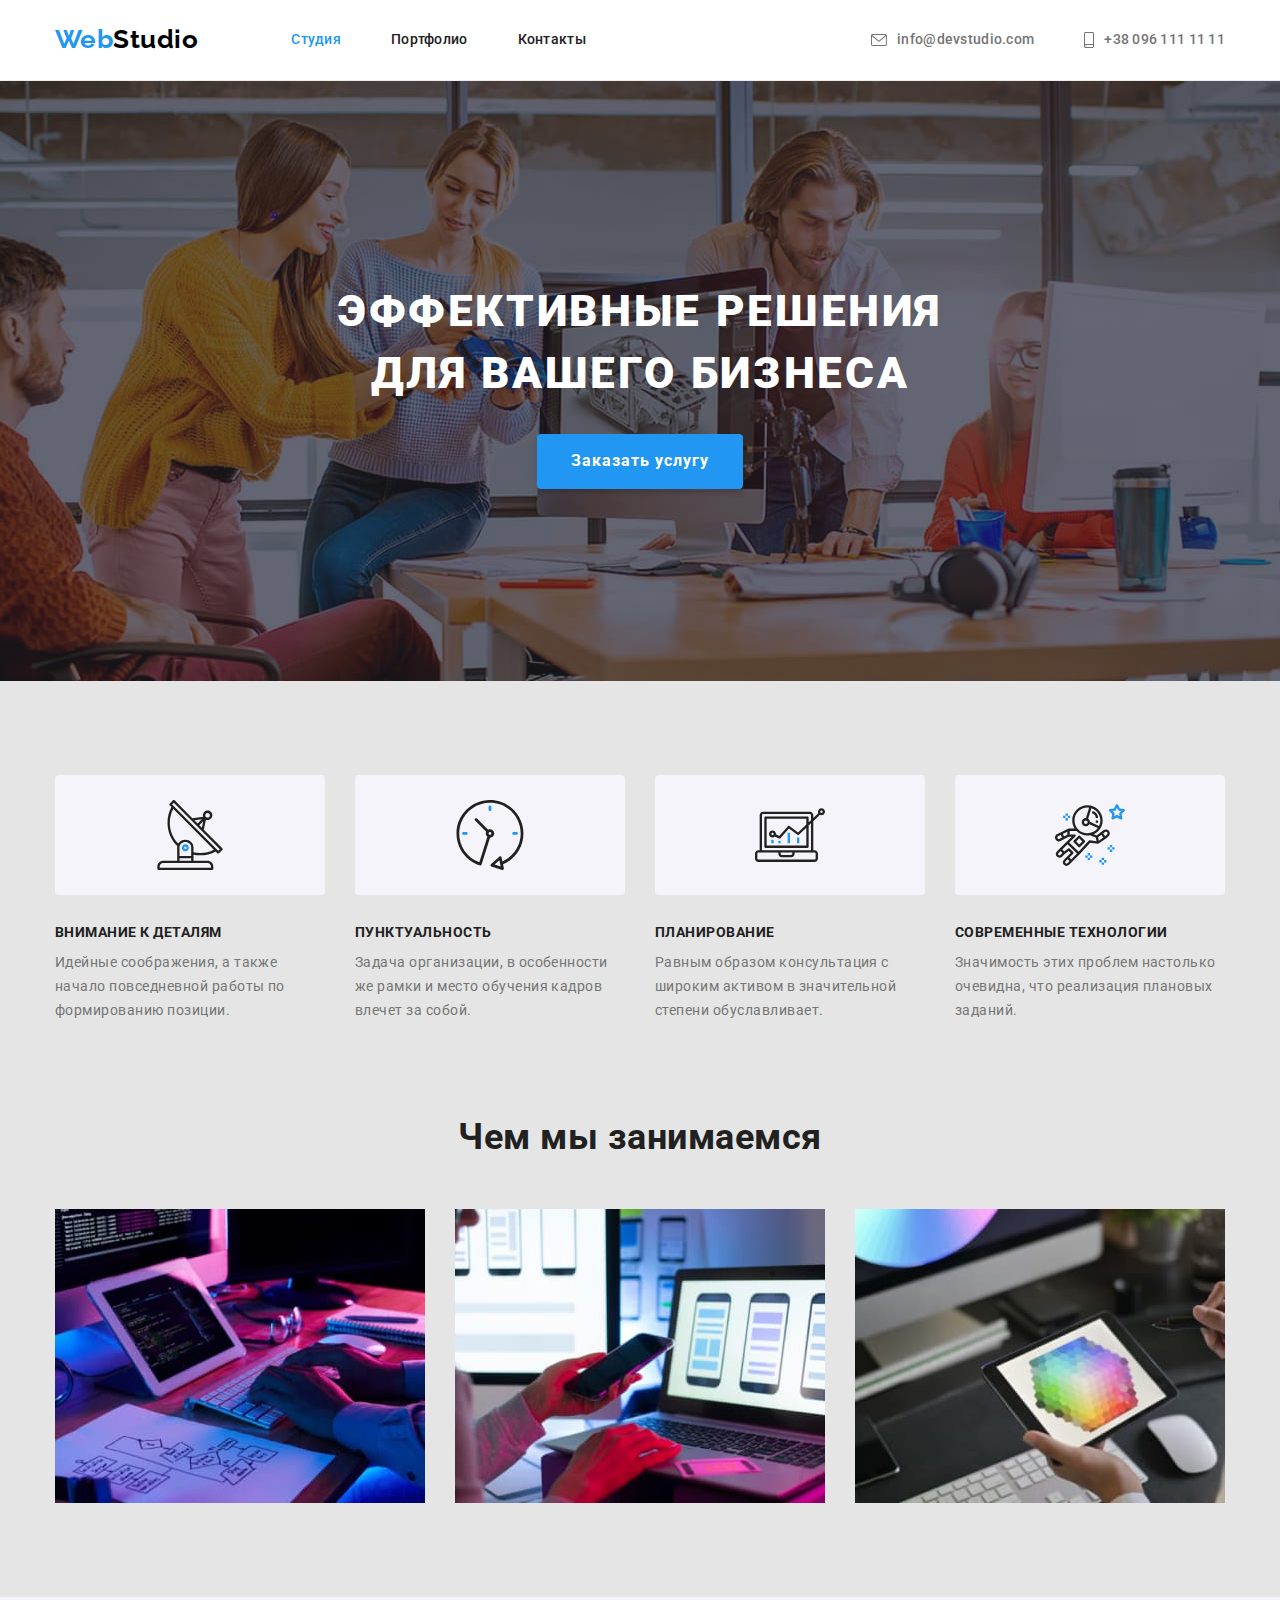
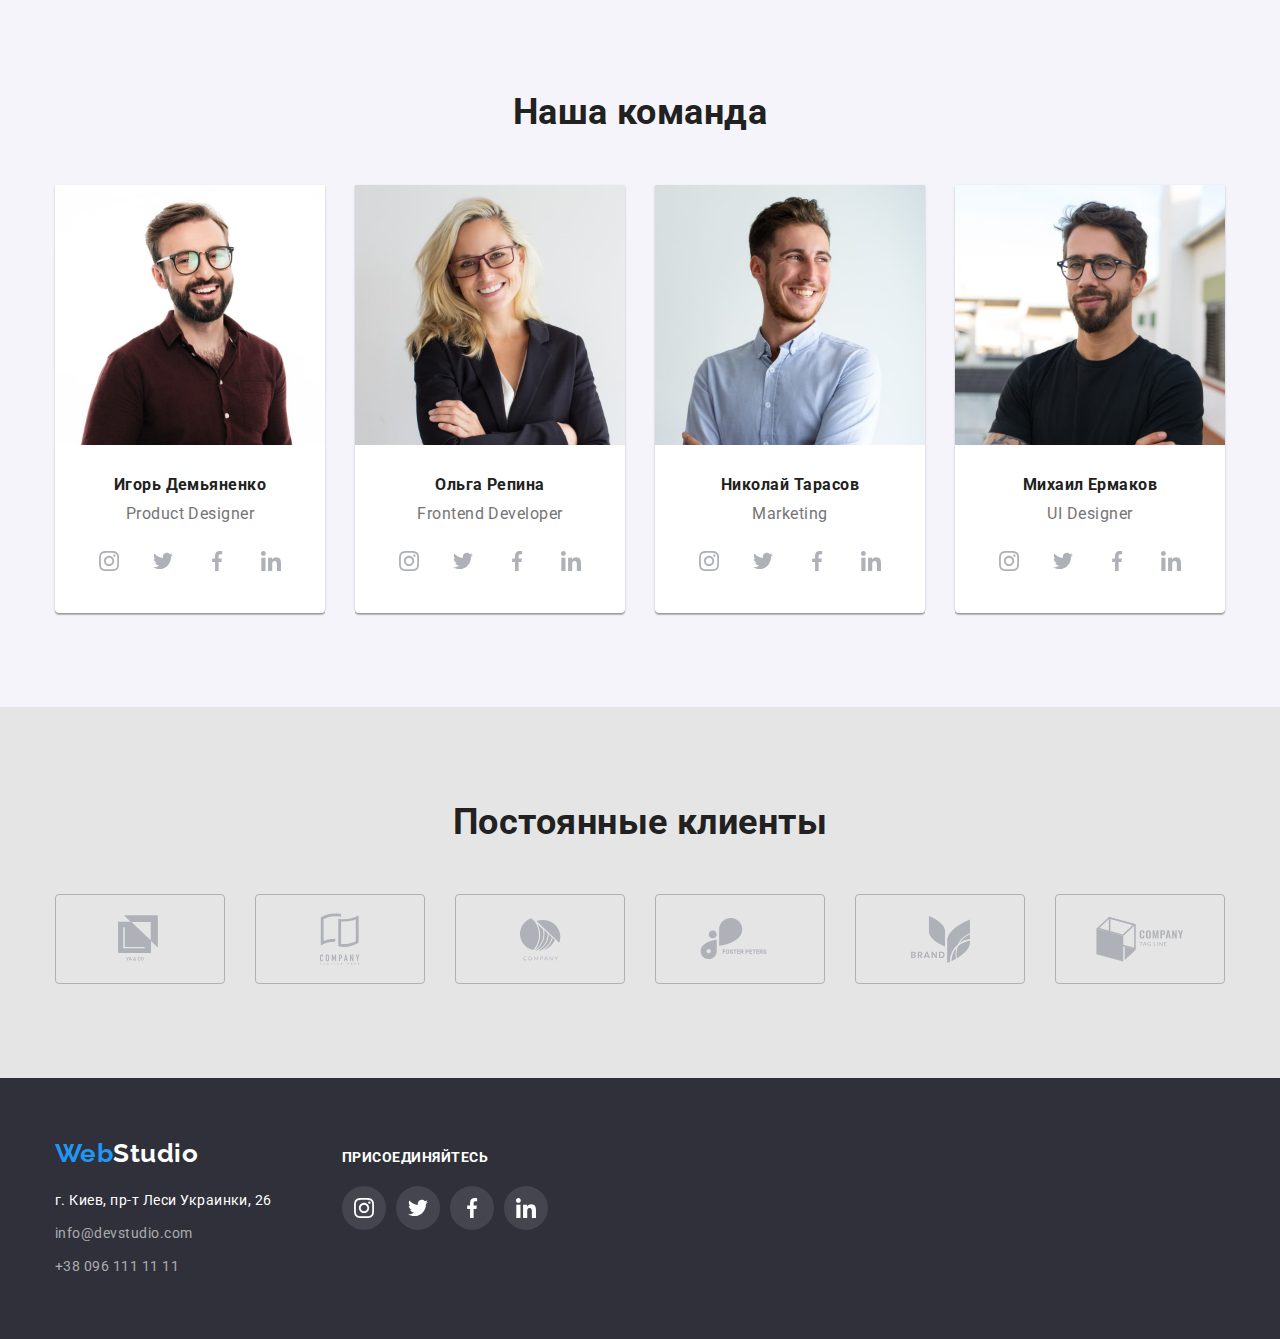
<file: index.html>
<!DOCTYPE html>
<html lang="ru">
  <head>
    <meta charset="UTF-8" />
    <meta http-equiv="X-UA-Compatible" content="IE=edge" />
    <meta name="viewport" content="width=device-width, initial-scale=1.0" />
    <title>Студия</title>
    <link rel="preconnect" href="https://fonts.gstatic.com" />
    <link
      href="https://fonts.googleapis.com/css2?family=Raleway:wght@700&family=Roboto:wght@400;500;700;900&display=swap"
      rel="stylesheet"
    />
    <link
      rel="stylesheet"
      href="https://cdnjs.cloudflare.com/ajax/libs/modern-normalize/1.0.0/modern-normalize.css"
    />
    <link rel="stylesheet" href="./css/styles.css" />
  </head>
  <body>
    <!-- Шапка сайта -->
    <header class="header-page">
      <div class="container">
        <!-- Навигация -->
        <nav class="nav">
          <!-- Логотип -->
          <a href="./index.html" class="logo"
            >Web<span class="accent">Studio</span></a
          >
          <ul class="nav list">
            <li class="item">
              <a href="./index.html" class="link current">Студия</a>
            </li>
            <li class="item">
              <a href="./portfolio.html" class="link">Портфолио</a>
            </li>
            <li class="item"><a href="" class="link">Контакты</a></li>
          </ul>
        </nav>
        <!-- Контакты -->
        <ul class="h-contact list">
          <li class="item">
            <a href="mailto:info@devstudio.com" class="h-contact link">
              <svg class="h-contact-icon" width="16" height="12">
                <use href="./images/icons.svg#envelope"></use>
              </svg>
              info@devstudio.com
            </a>
          </li>
          <li class="item">
            <a href="tel:+380961111111" class="h-contact link">
              <svg class="h-contact-icon" width="10" height="16">
                <use href="./images/icons.svg#smartphone"></use>
              </svg>
              +38 096 111 11 11
            </a>
          </li>
        </ul>
      </div>
    </header>

    <main>
      <!-- Герой -->
      <section class="hero">
        <h1 class="hero-title">
          Эффективные решения<br />
          для вашего бизнеса
        </h1>
        <button type="button" class="button primary">Заказать услугу</button>
      </section>
      <!-- Приемущества -->
      <section class="section features">
        <div class="container">
          <h2 class="visually-hidden">Приемущества</h2>
          <ul class="features list">
            <li class="item">
              <div class="features-bg">
                <svg class="icon">
                  <use href="./images/icons.svg#antenna"></use>
                </svg>
              </div>
              <h3 class="title">Внимание к деталям</h3>
              <p class="text">
                Идейные соображения, а также начало повседневной работы по
                формированию позиции.
              </p>
            </li>
            <li class="item">
              <div class="features-bg">
                <svg class="icon">
                  <use href="./images/icons.svg#clock"></use>
                </svg>
              </div>
              <h3 class="title">Пунктуальность</h3>
              <p class="text">
                Задача организации, в особенности же рамки и место обучения
                кадров влечет за собой.
              </p>
            </li>
            <li class="item">
              <div class="features-bg">
                <svg class="icon">
                  <use href="./images/icons.svg#diagram"></use>
                </svg>
              </div>
              <h3 class="title">Планирование</h3>
              <p class="text">
                Равным образом консультация с широким активом в значительной
                степени обуславливает.
              </p>
            </li>
            <li class="item">
              <div class="features-bg">
                <svg class="icon">
                  <use href="./images/icons.svg#astronaut"></use>
                </svg>
              </div>
              <h3 class="title">Современные технологии</h3>
              <p class="text">
                Значимость этих проблем настолько очевидна, что реализация
                плановых заданий.
              </p>
            </li>
          </ul>
        </div>
      </section>
      <!-- Чем мы занимаемся -->
      <section class="section specification">
        <div class="container">
          <h2 class="section-title">Чем мы занимаемся</h2>
          <ul class="specification list card-set">
            <li class="specification-item">
              <img src="./images/computer.jpg" alt="Компьютер" width="370" />
            </li>
            <li class="specification-item">
              <img src="./images/telephone.jpg" alt="Телефон" width="370" />
            </li>
            <li class="specification-item">
              <img src="./images/tablet.jpg" alt="Планшет" width="370" />
            </li>
          </ul>
        </div>
      </section>
      <!-- Наша команда -->
      <section class="section team">
        <div class="container">
          <h2 class="section-title">Наша команда</h2>
          <ul class="team list card-set">
            <li class="team-item">
              <img
                src="./images/product-designer.jpg"
                alt="Игорь Демьяненко"
                width="270"
              />
              <div class="team-content">
                <h3 class="title">Игорь Демьяненко</h3>
                <p lang="en" class="text">Product Designer</p>
                <ul class="socia-icon list">
                  <li class="socia-icon-item">
                    <a
                      href=""
                      class="socia-icon-link"
                      target="_blank"
                      rel="noopener noreferrer"
                    >
                      <svg class="socia-icon-svg">
                        <use href="./images/icons.svg#instagram"></use>
                      </svg>
                    </a>
                  </li>
                  <li class="socia-icon-item">
                    <a
                      href=""
                      class="socia-icon-link"
                      target="_blank"
                      rel="noopener noreferrer"
                    >
                      <svg class="socia-icon-svg">
                        <use href="./images/icons.svg#twitter"></use>
                      </svg>
                    </a>
                  </li>
                  <li class="socia-icon-item">
                    <a
                      href=""
                      class="socia-icon-link"
                      target="_blank"
                      rel="noopener noreferrer"
                    >
                      <svg class="socia-icon-svg">
                        <use href="./images/icons.svg#facebook"></use>
                      </svg>
                    </a>
                  </li>
                  <li class="socia-icon-item">
                    <a
                      href=""
                      class="socia-icon-link"
                      target="_blank"
                      rel="noopener noreferrer"
                    >
                      <svg class="socia-icon-svg">
                        <use href="./images/icons.svg#linkedin"></use>
                      </svg>
                    </a>
                  </li>
                </ul>
              </div>
            </li>
            <li class="team-item">
              <img
                src="./images/frontend-developer.jpg"
                alt="Ольга Репина"
                width="270"
              />
              <div class="team-content">
                <h3 class="title">Ольга Репина</h3>
                <p lang="en" class="text">Frontend Developer</p>
                <ul class="socia-icon list">
                  <li class="socia-icon-item">
                    <a
                      href=""
                      class="socia-icon-link"
                      target="_blank"
                      rel="noopener noreferrer"
                    >
                      <svg class="socia-icon-svg">
                        <use href="./images/icons.svg#instagram"></use>
                      </svg>
                    </a>
                  </li>
                  <li class="socia-icon-item">
                    <a
                      href=""
                      class="socia-icon-link"
                      target="_blank"
                      rel="noopener noreferrer"
                    >
                      <svg class="socia-icon-svg">
                        <use href="./images/icons.svg#twitter"></use>
                      </svg>
                    </a>
                  </li>
                  <li class="socia-icon-item">
                    <a
                      href=""
                      class="socia-icon-link"
                      target="_blank"
                      rel="noopener noreferrer"
                    >
                      <svg class="socia-icon-svg">
                        <use href="./images/icons.svg#facebook"></use>
                      </svg>
                    </a>
                  </li>
                  <li class="socia-icon-item">
                    <a
                      href=""
                      class="socia-icon-link"
                      target="_blank"
                      rel="noopener noreferrer"
                    >
                      <svg class="socia-icon-svg">
                        <use href="./images/icons.svg#linkedin"></use>
                      </svg>
                    </a>
                  </li>
                </ul>
              </div>
            </li>
            <li class="team-item">
              <img
                src="./images/marketing.jpg"
                alt="Николай Тарасов"
                width="270"
              />
              <div class="team-content">
                <h3 class="title">Николай Тарасов</h3>
                <p lang="en" class="text">Marketing</p>
                <ul class="socia-icon list">
                  <li class="socia-icon-item">
                    <a
                      href=""
                      class="socia-icon-link"
                      target="_blank"
                      rel="noopener noreferrer"
                    >
                      <svg class="socia-icon-svg">
                        <use href="./images/icons.svg#instagram"></use>
                      </svg>
                    </a>
                  </li>
                  <li class="socia-icon-item">
                    <a
                      href=""
                      class="socia-icon-link"
                      target="_blank"
                      rel="noopener noreferrer"
                    >
                      <svg class="socia-icon-svg">
                        <use href="./images/icons.svg#twitter"></use>
                      </svg>
                    </a>
                  </li>
                  <li class="socia-icon-item">
                    <a
                      href=""
                      class="socia-icon-link"
                      target="_blank"
                      rel="noopener noreferrer"
                    >
                      <svg class="socia-icon-svg">
                        <use href="./images/icons.svg#facebook"></use>
                      </svg>
                    </a>
                  </li>
                  <li class="socia-icon-item">
                    <a
                      href=""
                      class="socia-icon-link"
                      target="_blank"
                      rel="noopener noreferrer"
                    >
                      <svg class="socia-icon-svg">
                        <use href="./images/icons.svg#linkedin"></use>
                      </svg>
                    </a>
                  </li>
                </ul>
              </div>
            </li>
            <li class="team-item">
              <img
                src="./images/ui-designer.jpg"
                alt="Михаил Ермаков"
                width="270"
              />
              <div class="team-content">
                <h3 class="title">Михаил Ермаков</h3>
                <p lang="en" class="text">UI Designer</p>
                <ul class="socia-icon list">
                  <li class="socia-icon-item">
                    <a
                      href=""
                      class="socia-icon-link"
                      target="_blank"
                      rel="noopener noreferrer"
                    >
                      <svg class="socia-icon-svg">
                        <use href="./images/icons.svg#instagram"></use>
                      </svg>
                    </a>
                  </li>
                  <li class="socia-icon-item">
                    <a
                      href=""
                      class="socia-icon-link"
                      target="_blank"
                      rel="noopener noreferrer"
                    >
                      <svg class="socia-icon-svg">
                        <use href="./images/icons.svg#twitter"></use>
                      </svg>
                    </a>
                  </li>
                  <li class="socia-icon-item">
                    <a
                      href=""
                      class="socia-icon-link"
                      target="_blank"
                      rel="noopener noreferrer"
                    >
                      <svg class="socia-icon-svg">
                        <use href="./images/icons.svg#facebook"></use>
                      </svg>
                    </a>
                  </li>
                  <li class="socia-icon-item">
                    <a
                      href=""
                      class="socia-icon-link"
                      target="_blank"
                      rel="noopener noreferrer"
                    >
                      <svg class="socia-icon-svg">
                        <use href="./images/icons.svg#linkedin"></use>
                      </svg>
                    </a>
                  </li>
                </ul>
              </div>
            </li>
          </ul>
        </div>
      </section>
      <!-- Постоянные клиенты -->
      <section class="section clients">
        <div class="container">
          <h2 class="section-title">Постоянные клиенты</h2>
          <ul class="clients list">
            <li class="clients-item">
              <a href="" class="clients-link">
                <svg class="clients-icon" width="44" height="49">
                  <use href="./images/icons.svg#logo-one"></use>
                </svg>
              </a>
            </li>
            <li class="clients-item">
              <a href="" class="clients-link">
                <svg class="clients-icon" width="40" height="52">
                  <use href="./images/icons.svg#logo-two"></use>
                </svg>
              </a>
            </li>
            <li class="clients-item">
              <a href="" class="clients-link">
                <svg class="clients-icon" width="41" height="43">
                  <use href="./images/icons.svg#logo-three"></use>
                </svg>
              </a>
            </li>
            <li class="clients-item">
              <a href="" class="clients-link">
                <svg class="clients-icon" width="80" height="42">
                  <use href="./images/icons.svg#logo-four"></use>
                </svg>
              </a>
            </li>
            <li class="clients-item">
              <a href="" class="clients-link">
                <svg class="clients-icon" width="59" height="47">
                  <use href="./images/icons.svg#logo-five"></use>
                </svg>
              </a>
            </li>
            <li class="clients-item">
              <a href="" class="clients-link">
                <svg class="clients-icon" width="88" height="45">
                  <use href="./images/icons.svg#logo-six"></use>
                </svg>
              </a>
            </li>
          </ul>
        </div>
      </section>
    </main>

    <!-- Подвал -->
    <footer class="footer-page">
      <div class="container">
        <div class="f-contact">
          <!-- Лого -->
          <a href="./index.html" class="logo"
            >Web<span class="accent">Studio</span></a
          >
          <!-- Контакты -->
          <address class="footer-contact">
            <span class="address">г. Киев, пр-т Леси Украинки, 26</span>
            <a href="mailto:info@devstudio.com" class="link"
              >info@devstudio.com</a
            >
            <a href="tel:+380961111111" class="link">+38 096 111 11 11</a>
          </address>
        </div>
        <!-- Присоеденяйтесь -->
        <div class="f-socia">
          <h3 class="f-socia-title">присоединяйтесь</h3>
          <ul class="f-socia-list list">
            <li class="f-socia-item">
              <a
                href=""
                class="f-socia-link"
                target="_blank"
                rel="noopener noreferrer"
              >
                <svg class="f-socia-icon">
                  <use href="./images/icons.svg#instagram"></use>
                </svg>
              </a>
            </li>
            <li class="f-socia-item">
              <a
                href=""
                class="f-socia-link"
                target="_blank"
                rel="noopener noreferrer"
              >
                <svg class="f-socia-icon">
                  <use href="./images/icons.svg#twitter"></use>
                </svg>
              </a>
            </li>
            <li class="f-socia-item">
              <a
                href=""
                class="f-socia-link"
                target="_blank"
                rel="noopener noreferrer"
              >
                <svg class="f-socia-icon">
                  <use href="./images/icons.svg#facebook"></use>
                </svg>
              </a>
            </li>
            <li class="f-socia-item">
              <a
                href=""
                class="f-socia-link"
                target="_blank"
                rel="noopener noreferrer"
              >
                <svg class="f-socia-icon">
                  <use href="./images/icons.svg#linkedin"></use>
                </svg>
              </a>
            </li>
          </ul>
        </div>
      </div>
    </footer>
  </body>
</html>
</file>
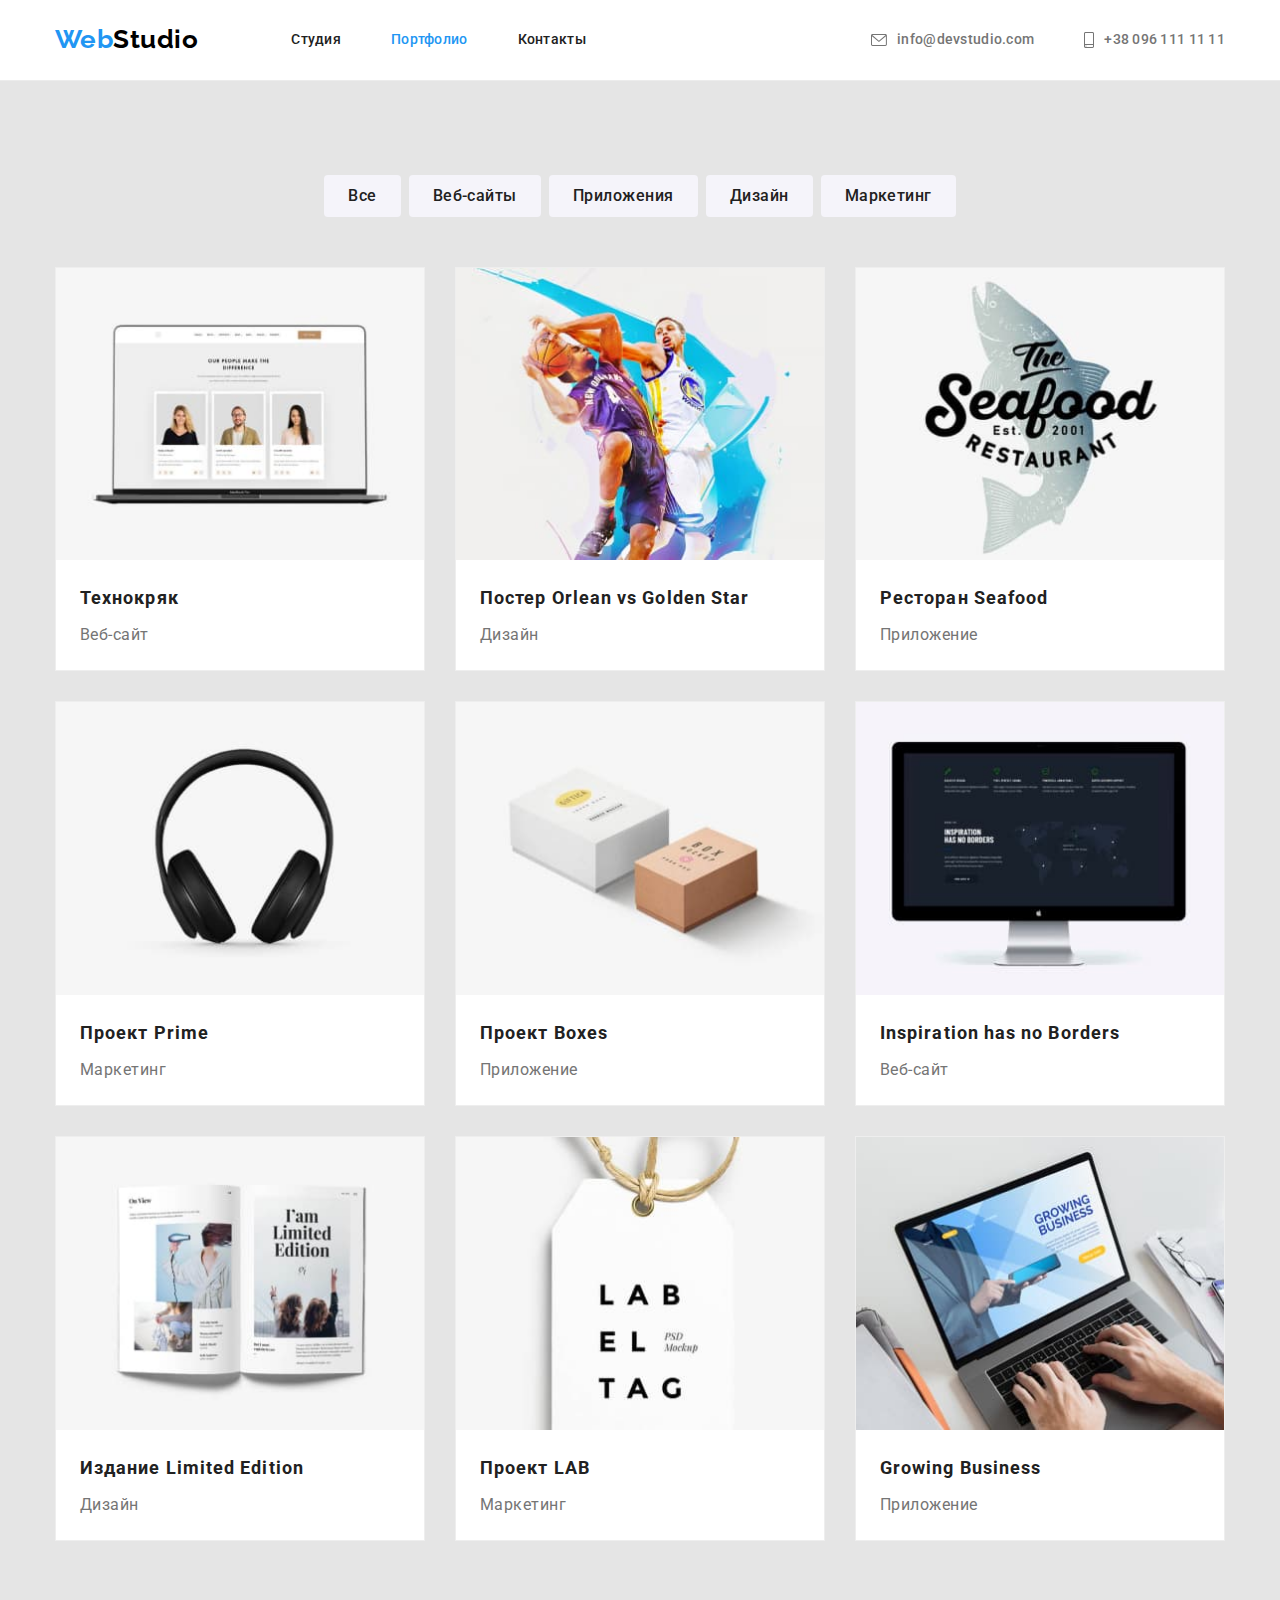
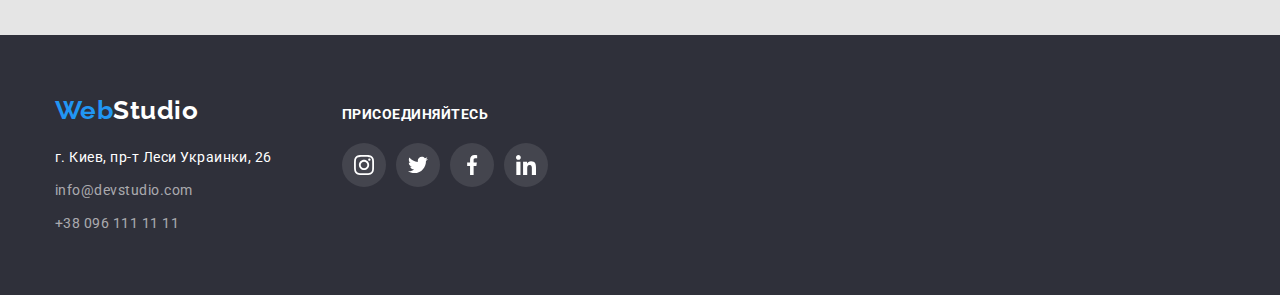
<file: portfolio.html>
<!DOCTYPE html>
<html lang="ru">
  <head>
    <meta charset="UTF-8" />
    <meta http-equiv="X-UA-Compatible" content="IE=edge" />
    <meta name="viewport" content="width=device-width, initial-scale=1.0" />
    <title>Портфолио</title>

    <link rel="preconnect" href="https://fonts.gstatic.com" />
    <link
      href="https://fonts.googleapis.com/css2?family=Raleway:wght@700&family=Roboto:wght@400;500;700;900&display=swap"
      rel="stylesheet"
    />
    <link
      rel="stylesheet"
      href="https://cdnjs.cloudflare.com/ajax/libs/modern-normalize/1.0.0/modern-normalize.css"
    />
    <link rel="stylesheet" href="./css/styles.css" />
  </head>
  <body>
    <!-- Шапка сайта -->
    <header class="header-page">
      <div class="container">
        <!-- Навигация -->
        <nav class="nav">
          <!-- Логотип -->
          <a href="./index.html" class="logo"
            >Web<span class="accent">Studio</span></a
          >
          <ul class="nav list">
            <li class="item">
              <a href="./index.html" class="link">Студия</a>
            </li>
            <li class="item">
              <a href="./portfolio.html" class="link current">Портфолио</a>
            </li>
            <li class="item"><a href="" class="link">Контакты</a></li>
          </ul>
        </nav>
        <!-- Контакты -->
        <ul class="h-contact list">
          <li class="item">
            <a href="mailto:info@devstudio.com" class="h-contact link">
              <svg class="h-contact-icon" width="16" height="12">
                <use href="./images/icons.svg#envelope"></use>
              </svg>
              info@devstudio.com
            </a>
          </li>
          <li class="item">
            <a href="tel:+380961111111" class="h-contact link">
              <svg class="h-contact-icon" width="10" height="16">
                <use href="./images/icons.svg#smartphone"></use>
              </svg>
              +38 096 111 11 11
            </a>
          </li>
        </ul>
      </div>
    </header>

    <main>
      <!--Наши услуги-->
      <section class="section">
        <div class="container">
          <h1 class="visually-hidden">Проекты</h1>
          <h2 class="visually-hidden">Наши услуги</h2>
          <ul class="services list">
            <li class="item">
              <button type="button" class="button secondary">Все</button>
            </li>
            <li class="item">
              <button type="button" class="button secondary">Веб-сайты</button>
            </li>
            <li class="item">
              <button type="button" class="button secondary">Приложения</button>
            </li>
            <li class="item">
              <button type="button" class="button secondary">Дизайн</button>
            </li>
            <li class="item">
              <button type="button" class="button secondary">Маркетинг</button>
            </li>
          </ul>
          <!--Наши проекты-->
          <h2 class="visually-hidden">Наши проекты</h2>
          <ul class="projects list card-set">
            <li class="projects-item">
              <img src="./images/texnokryak.jpg" alt="Технокряк" width="370" />
              <div class="projects-content">
                <h3 class="title">Технокряк</h3>
                <p class="text">Веб-сайт</p>
              </div>
            </li>
            <li class="projects-item">
              <img src="./images/new-orlean.jpg" alt="Постер" width="370" />
              <div class="projects-content">
                <h3 class="title">
                  Постер <span lang="en">Orlean vs Golden Star</span>
                </h3>
                <p class="text">Дизайн</p>
              </div>
            </li>
            <li class="projects-item">
              <img src="./images/seafood.jpg" alt="Ресторан" width="370" />
              <div class="projects-content">
                <h3 class="title">Ресторан <span lang="en">Seafood</span></h3>
                <p class="text">Приложение</p>
              </div>
            </li>
            <li class="projects-item">
              <img src="./images/prime.jpg" alt="Проект Prime" width="370" />
              <div class="projects-content">
                <h3 class="title">Проект <span lang="en">Prime</span></h3>
                <p class="text">Маркетинг</p>
              </div>
            </li>
            <li class="projects-item">
              <img src="./images/boxes.jpg" alt="Проект Boxes" width="370" />
              <div class="projects-content">
                <h3 class="title">Проект <span lang="en">Boxes</span></h3>
                <p class="text">Приложение</p>
              </div>
            </li>
            <li class="projects-item">
              <img
                src="./images/inspiration.jpg"
                alt="Inspiration has no Borders"
                width="370"
              />
              <div class="projects-content">
                <h3 lang="en" class="title">Inspiration has no Borders</h3>
                <p class="text">Веб-сайт</p>
              </div>
            </li>
            <li class="projects-item">
              <img
                src="./images/limited-edition.jpg"
                alt="Издание Limited Edition"
                width="370"
              />
              <div class="projects-content">
                <h3 class="title">
                  Издание <span lang="en">Limited Edition</span>
                </h3>
                <p class="text">Дизайн</p>
              </div>
            </li>
            <li class="projects-item">
              <img src="./images/lab.jpg" alt="Проект LAB" width="370" />
              <div class="projects-content">
                <h3 class="title">Проект <span lang="en">LAB</span></h3>
                <p class="text">Маркетинг</p>
              </div>
            </li>
            <li class="projects-item">
              <img
                src="./images/growing-business.jpg"
                alt="Growing Business"
                width="370"
              />
              <div class="projects-content">
                <h3 lang="en" class="title">Growing Business</h3>
                <p class="text">Приложение</p>
              </div>
            </li>
          </ul>
        </div>
      </section>
    </main>

    <!-- Подвал -->
    <footer class="footer-page">
      <div class="container">
        <div class="f-contact">
          <!-- Лого -->
          <a href="./index.html" class="logo"
            >Web<span class="accent">Studio</span></a
          >
          <!-- Контакты -->
          <address class="footer-contact">
            <span class="address">г. Киев, пр-т Леси Украинки, 26</span>
            <a href="mailto:info@devstudio.com" class="link"
              >info@devstudio.com</a
            >
            <a href="tel:+380961111111" class="link">+38 096 111 11 11</a>
          </address>
        </div>
        <!-- Присоеденяйтесь -->
        <div class="f-socia">
          <h3 class="f-socia-title">присоединяйтесь</h3>
          <ul class="f-socia-list list">
            <li class="f-socia-item">
              <a
                href=""
                class="f-socia-link"
                target="_blank"
                rel="noopener noreferrer"
              >
                <svg class="f-socia-icon">
                  <use href="./images/icons.svg#instagram"></use>
                </svg>
              </a>
            </li>
            <li class="f-socia-item">
              <a
                href=""
                class="f-socia-link"
                target="_blank"
                rel="noopener noreferrer"
              >
                <svg class="f-socia-icon">
                  <use href="./images/icons.svg#twitter"></use>
                </svg>
              </a>
            </li>
            <li class="f-socia-item">
              <a
                href=""
                class="f-socia-link"
                target="_blank"
                rel="noopener noreferrer"
              >
                <svg class="f-socia-icon">
                  <use href="./images/icons.svg#facebook"></use>
                </svg>
              </a>
            </li>
            <li class="f-socia-item">
              <a
                href=""
                class="f-socia-link"
                target="_blank"
                rel="noopener noreferrer"
              >
                <svg class="f-socia-icon">
                  <use href="./images/icons.svg#linkedin"></use>
                </svg>
              </a>
            </li>
          </ul>
        </div>
      </div>
    </footer>
  </body>
</html>
</file>
<file: css/styles.css>
/* цвет основного текста #212121 */
/* вторичный цвет текста #757575 */
/* белый #FFFFFF */
/* акцент #2196F3 */
/* ссылки футер rgba(255, 255, 255, 0.6) */
/* основной фон макета #E5E5E5 */

/* #region CSS-переменные */
:root {
  --primary-text-color: #757575;
  --title-text-color: #212121;
  --accent-color: #2196f3;
  --primary-white-color: #ffffff;
  --logo-black-color: #000000;
  --header-border-line: #ececec;

  --background-page-color: #e5e5e5;
  --background-btn-color: #f5f4fa;
  --background-header-footer-color: #2f303a;
  --bg-hero-overlay: rgba(47, 48, 58, 0.4);
  --fill-icon: #afb1b8;
  --projects-box-shadow: 0px 1px 1px rgba(0, 0, 0, 0.12),
    0px 4px 4px rgba(0, 0, 0, 0.06), 1px 4px 6px rgba(0, 0, 0, 0.16);

  --main-font: "Roboto", sans-serif;
  --logo-font: "Raleway", sans-serif;

  --list-gap: 30px;
}
/* #endregion CSS-переменные */
body {
  background-color: var(--background-page-color);
  color: var(--primary-text-color);
  font-family: var(--main-font);
  letter-spacing: 0.03em;
}

/* #region Утилиты */
p,
ul,
h1,
h2,
h3,
h4,
h5,
h6 {
  margin-top: 0;
  margin-bottom: 0;
}

img {
  display: block;
  max-width: 100%;
  height: auto;
}

.link {
  font-size: 14px;
  text-decoration: none;
}

.list {
  list-style: none;
  padding: 0;
  margin: 0;
}
/* #endregion Утилиты */

/* #region Шапка сайта - HEADER */

.header-page {
  background-color: var(--primary-white-color);
  border-bottom: 1px solid var(--header-border-line);
}

/* #region логотип - logo */
.logo {
  color: var(--accent-color);
  font-family: var(--logo-font);
  font-weight: 700;
  font-size: 26px;
  line-height: 1.2;
  text-decoration: none;
}
.header-page .accent {
  color: var(--logo-black-color);
}
.nav .logo {
  margin-right: 93px;
}

.container {
  width: 1200px;
  padding: 0 15px;
  margin: 0 auto;
}

.header-page .container {
  display: flex;
  align-items: center;
}
/* #endregion Логотип - logo */

/* #region Навигация - nav */
.nav {
  display: flex;
  align-items: center;
}

.nav .link.current {
  color: var(--accent-color);
}

.nav.list {
  display: flex;
}
.nav .item + .item {
  margin-left: 50px;
}

.nav .link {
  display: block;
  padding-top: 32px;
  padding-bottom: 32px;
  color: var(--title-text-color);
  font-weight: 500;
  line-height: 1.14;
  letter-spacing: 0.02em;
}
.nav .link:hover,
.nav .link:focus {
  color: var(--accent-color);
}
/* #endregion Навигация - nav */

/* #region Контакты - h-contact */
.h-contact.list {
  display: flex;
  margin-left: auto;
}
.h-contact .item + .item {
  margin-left: 50px;
}
.h-contact.link {
  display: flex;
  align-items: center;
  color: var(--primary-text-color);
  font-weight: 500;
  line-height: 1.14;
  letter-spacing: 0.02em;
}
.h-contact.link:hover,
.h-contact.link:focus {
  color: var(--accent-color);
  stroke: var(--accent-color);
}
.h-contact-icon {
  margin-right: 10px;
  fill: currentColor;
}
/* #endregion Контакты - h-contact */

/* #endregion Шапка сайта - HEADER */

/* #region MAIN 1 */
/* #region Герой - hero */
.hero {
  max-width: 1600px;
  max-height: 600px;
  margin-left: auto;
  margin-right: auto;
  padding-top: 200px;
  padding-bottom: 200px;
  text-align: center;

  background-color: var(--background-header-footer-color);
  background-image: linear-gradient(
      var(--bg-hero-overlay),
      var(--bg-hero-overlay)
    ),
    url("../images/hero.jpg");
  background-repeat: no-repeat;
  background-size: cover;
  background-position: center;
}
.hero-title {
  margin-bottom: var(--list-gap);
  color: var(--primary-white-color);
  font-weight: 900;
  font-size: 44px;
  line-height: 1.4;
  letter-spacing: 0.06em;
  text-transform: uppercase;
}

/* #region button общая */
.button {
  border-radius: 4px;
  border-color: transparent;
  font-family: inherit;
  background-color: var(--accent-color);
  color: var(--primary-white-color);
  font-size: 16px;
  text-align: center;
  cursor: pointer;
}
/* button Герой */
.button.primary {
  box-shadow: 0px 4px 4px rgba(0, 0, 0, 0.15);
  min-width: 200px;
  padding: 10px 32px;
  background-color: var(--accent-color);
  color: var(--primary-white-color);
  font-weight: 700;
  line-height: 1.9;
  align-items: center;
  letter-spacing: 0.06em;
}

/* button Наши услуги */
.button.secondary {
  min-width: 73px;
  padding: 6px 22px;
  background-color: var(--background-btn-color);
  color: var(--title-text-color);
  font-weight: 500;
  line-height: 1.6;
  letter-spacing: inherit;
}
.button.secondary:hover,
.button.secondary:focus {
  background-color: var(--accent-color);
  color: var(--primary-white-color);
  box-shadow: 0px 3px 1px rgba(0, 0, 0, 0.1), 0px 1px 2px rgba(0, 0, 0, 0.08),
    0px 2px 2px rgba(0, 0, 0, 0.12);
}
/* #endregion button общая */

/* #endregion Герой - hero */

/* section */
/* Заголовки h2 */
.section-title {
  margin-bottom: 50px;
  color: var(--title-text-color);
  font-size: 36px;
  line-height: 1.2;
  text-align: center;
}

/* Скрытые заголовки */
.visually-hidden {
  position: absolute !important;
  clip: rect(1px 1px 1px 1px);
  clip: rect(1px, 1px, 1px, 1px);
  padding: 0 !important;
  border: 0 !important;
  height: 1px !important;
  width: 1px !important;
  overflow: hidden;
}

/* #region Приемущества - features */

.section {
  padding-top: 94px;
  padding-bottom: 94px;
}

.features.list {
  display: flex;
  align-items: center;
}

.features.list .item {
  width: 270px;
}
.features.list .item + .item {
  margin-left: var(--list-gap);
}

.features-bg {
  height: 120px;
  margin-bottom: var(--list-gap);
  display: flex;
  align-items: center;
  justify-content: center;
  background: var(--background-btn-color);
  border-radius: 4px;
}
.features-bg .icon {
  width: 70px;
  height: 70px;
}

.features .title {
  margin-bottom: 10px;
  color: var(--title-text-color);
  font-size: 14px;
  line-height: 1.14;
  text-transform: uppercase;
}

.features .text {
  font-size: 14px;
  line-height: 1.7;
}
/* #endregion Приемущества - features */

/* #region Чем мы занимаемся - specification */
.section.specification {
  padding-top: 0;
}
.list.card-set {
  display: flex;
  flex-wrap: wrap;
  margin-left: calc(-1 * var(--list-gap));
  margin-top: calc(-1 * var(--list-gap));
}

.specification-item {
  flex-basis: calc((100% - 3 * var(--list-gap)) / 3);
  margin-left: var(--list-gap);
  margin-top: var(--list-gap);
}
/* #endregion Чем мы занимаемся - specification */

/* #region Наша команда - team */
.section.team {
  background-color: var(--background-btn-color);
}

.team-item {
  flex-basis: calc((100% - 4 * var(--list-gap)) / 4);
  margin-left: var(--list-gap);
  margin-top: var(--list-gap);
  background-color: var(--primary-white-color);
  box-shadow: 0px 1px 3px rgba(0, 0, 0, 0.12), 0px 1px 1px rgba(0, 0, 0, 0.14),
    0px 2px 1px rgba(0, 0, 0, 0.2);
  border-radius: 0px 0px 4px 4px;
  text-align: center;
}
.team-content {
  padding-top: var(--list-gap);
  padding-bottom: var(--list-gap);
}
.team .title {
  margin-bottom: 10px;
  color: var(--title-text-color);
  font-size: 16px;
  line-height: 1.2;
}
.team .text {
  margin-bottom: 16px;
  font-size: 16px;
  line-height: 1.2;
}
.socia-icon {
  display: inline-flex;
}
.socia-icon-item:not(:last-child) {
  margin-right: 10px;
}
.socia-icon-link {
  display: flex;
  width: 44px;
  height: 44px;
  align-items: center;
  justify-content: center;
  border-radius: 50%;
  fill: var(--fill-icon);
}
.socia-icon-link:hover,
.socia-icon-link:focus {
  fill: var(--primary-white-color);
  background-color: var(--accent-color);
}
.socia-icon-svg {
  width: 20px;
  height: 20px;
}
/* #endregion Наша команда - team */

/* #region Постоянные клиенты - clients */
.clients.list {
  display: flex;
  flex-wrap: wrap;
}
.clients-item:not(:last-child) {
  margin-right: var(--list-gap);
}
.clients-link {
  display: flex;
  width: 170px;
  height: 90px;
  align-items: center;
  justify-content: center;
  border-radius: 4px;
  border: 1px solid var(--fill-icon);
  fill: var(--fill-icon);
}
.clients-link:hover,
.clients-link:focus {
  fill: var(--accent-color);
  border-color: var(--accent-color);
}
/* #endregion Постоянные клиенты - clients */

/* #endregion MAIN 1 */

/*  #region Подвал - FOOTER */
.footer-page {
  padding-top: 60px;
  padding-bottom: 60px;
  background-color: var(--background-header-footer-color);
}
.footer-page .container {
  display: flex;
  align-items: baseline;
}
.f-contact {
  margin-right: 70px;
}
/* Лого - logo */
.footer-page .accent {
  color: var(--primary-white-color);
}

/* #region Контакты - footer-contact */
.footer-contact .address,
.footer-contact .link {
  display: block;
}
.footer-contact {
  max-width: 231px;
  margin-top: 20px;
  font-style: inherit;
  line-height: 1.7;
}
.address {
  margin-bottom: 9px;
  color: var(--primary-white-color);
  font-size: 14px;
}
.footer-contact .link {
  color: rgba(255, 255, 255, 0.6);
}
.footer-contact .link:not(:last-child) {
  margin-bottom: 9px;
}
.footer-contact .link:hover,
.footer-contact .link:focus {
  color: var(--accent-color);
}
/* #endregion Контакты - footer-contact */

/* #region Присоеденяйтесь - f-socia */
.f-socia-title {
  margin-bottom: 20px;
  font-size: 14px;
  line-height: 1.14;
  text-transform: uppercase;
  color: var(--primary-white-color);
}
.f-socia-list {
  display: inline-flex;
}
.f-socia-item:not(:last-child) {
  margin-right: 10px;
}
.f-socia-link {
  width: 44px;
  height: 44px;
  display: flex;
  align-items: center;
  justify-content: center;
  border-radius: 50%;
  fill: var(--primary-white-color);
  background-color: rgba(255, 255, 255, 0.1);
}
.f-socia-link:hover,
.f-socia-link:focus {
  background-color: var(--accent-color);
}
.f-socia-icon {
  width: 20px;
  height: 20px;
}
/* #endregion Присоеденяйтесь - f-socia */
/*  #endregion Подвал - FOOTER */

/* #region MAIN 2 */

/* #region Наши услуги */
.services.list {
  margin-bottom: 50px;
  display: flex;
  justify-content: center;
}

.services.list .item + .item {
  margin-left: 8px;
}
/* #endregion Наши услуги */

/* #region Наши проекты - projects */
.projects-item {
  flex-basis: calc((100% - 3 * var(--list-gap)) / 3);
  margin-left: var(--list-gap);
  margin-top: var(--list-gap);
  border: 1px solid #eeeeee;
  background-color: var(--primary-white-color);
}
.projects-item:hover,
.projects-item:focus {
  box-shadow: var(--projects-box-shadow);
}
.projects-content {
  padding: 20px 24px;
}
.projects .title {
  margin-bottom: 4px;
  color: var(--title-text-color);
  font-size: 18px;
  line-height: 2;
  letter-spacing: 0.06em;
}
.projects .text {
  font-size: 16px;
  line-height: 1.9;
}
/* #endregion Наши проекты - projects */
/* #endregion MAIN 2 */
</file>
